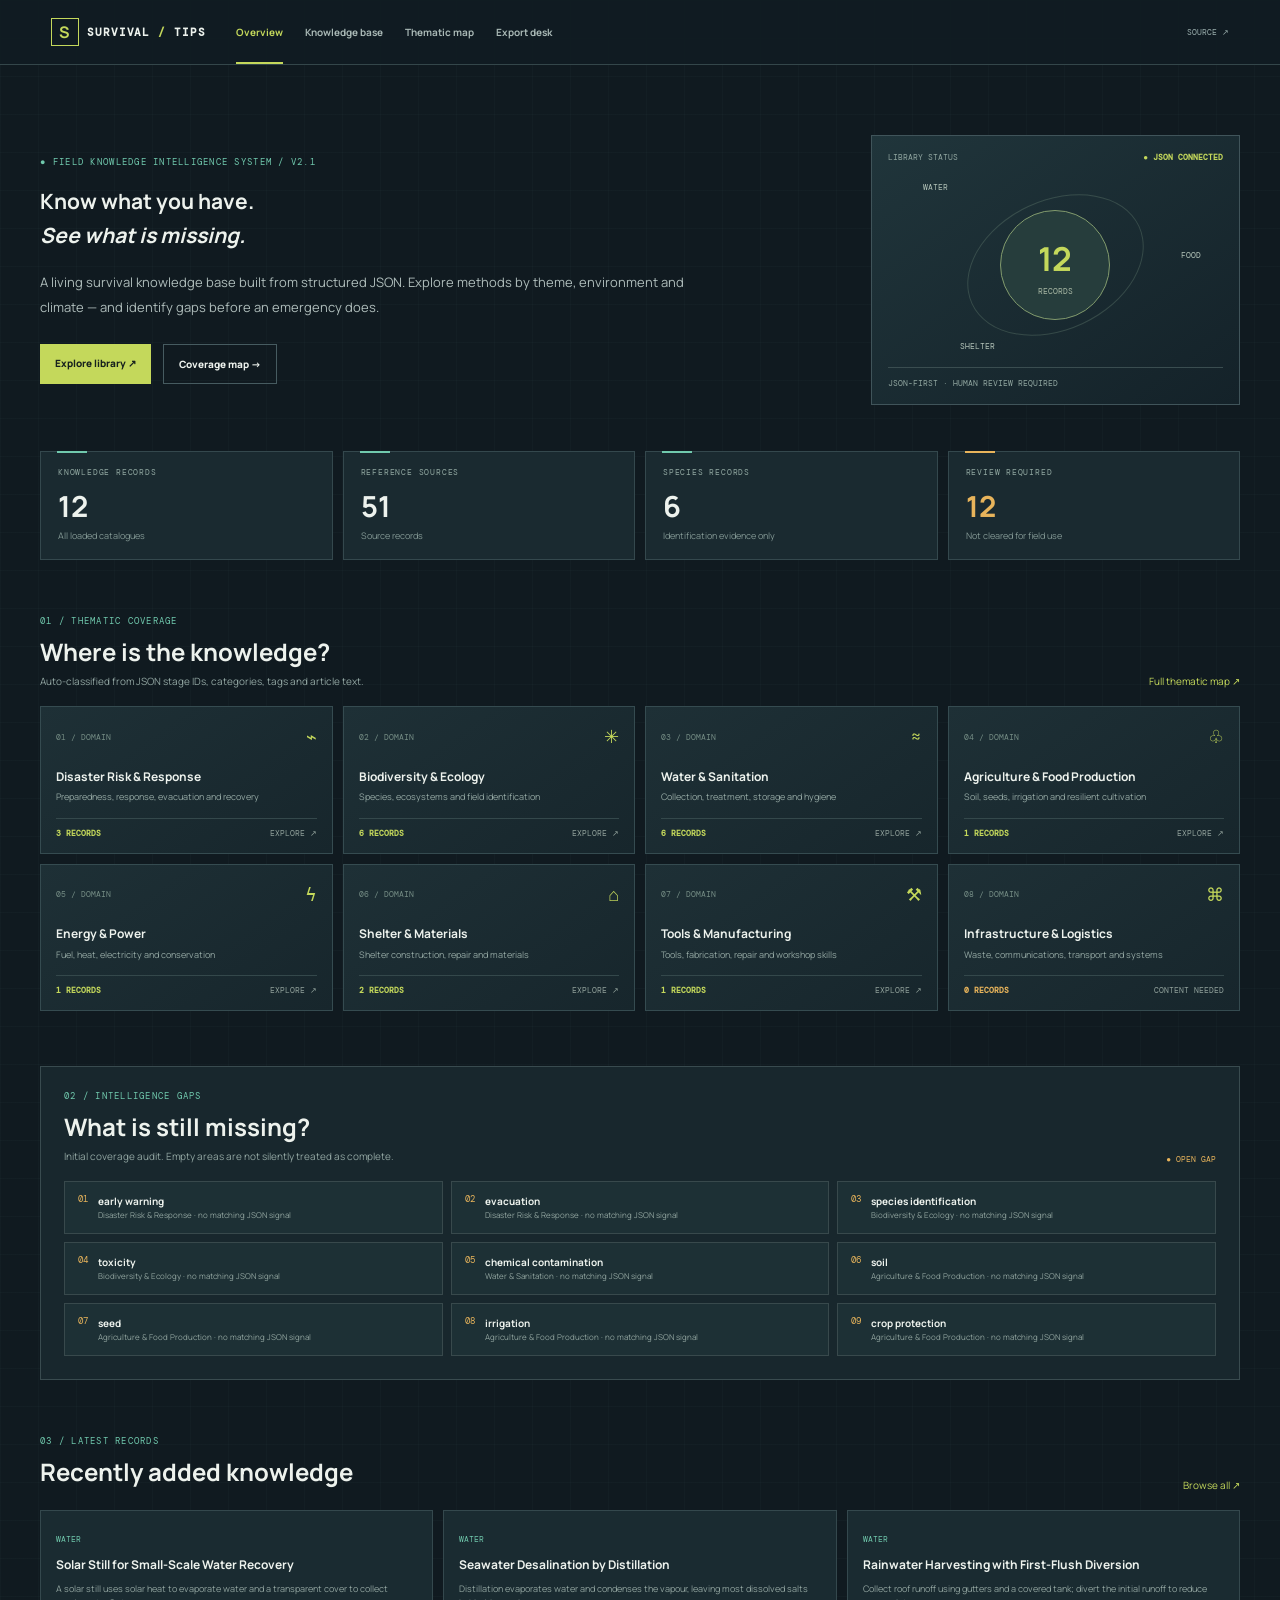
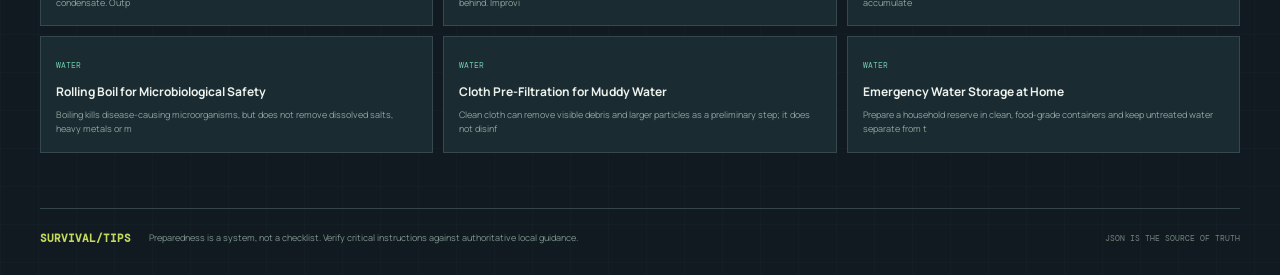
<file: index.html>
<!doctype html><html lang="en"><head><meta charset="utf-8"><meta name="viewport" content="width=device-width,initial-scale=1"><meta name="theme-color" content="#101a20"><title>Survival-TIPS | Field Intelligence</title><link rel="stylesheet" href="assets/css/site.css"></head><body class="atlas-body"><header class="atlas-nav"><a class="atlas-logo" href="index.html"><b class="logo-mark">S</b>SURVIVAL<span>/</span>TIPS</a><nav><a class="active" href="index.html">Overview</a><a href="data-explorer.html">Knowledge base</a><a href="dashboard.html">Thematic map</a><a href="pdf-library.html">Export desk</a></nav><a class="repo-link" href="https://github.com/AnggaConni/Survival-TIPS" target="_blank">SOURCE ↗</a></header><main class="atlas-main"><section class="hero-grid"><div><div class="eyebrow">● FIELD KNOWLEDGE INTELLIGENCE SYSTEM / V2.1</div><h1>Know what you have.<br><em>See what is missing.</em></h1><p class="hero-lead">A living survival knowledge base built from structured JSON. Explore methods by theme, environment and climate — and identify gaps before an emergency does.</p><div class="hero-actions"><a class="btn-primary" href="data-explorer.html">Explore library ↗</a><a class="btn-quiet" href="dashboard.html">Coverage map →</a></div></div><aside class="hero-aside"><div class="aside-top">LIBRARY STATUS <b id="system-status">● CONNECTING</b></div><div class="orbit"><div class="orbit-ring"></div><div class="orbit-core"><b id="hero-total">—</b><small>RECORDS</small></div><span>WATER</span><span>FOOD</span><span>SHELTER</span></div><div class="aside-foot">JSON-FIRST · HUMAN REVIEW REQUIRED</div></aside></section><section class="metrics-grid"><article class="metric-card"><small>KNOWLEDGE RECORDS</small><b id="metric-records">—</b><span>All loaded catalogues</span></article><article class="metric-card"><small>REFERENCE SOURCES</small><b id="metric-sources">—</b><span>Source records</span></article><article class="metric-card"><small>SPECIES RECORDS</small><b id="metric-species">—</b><span>Identification evidence only</span></article><article class="metric-card alert"><small>REVIEW REQUIRED</small><b id="metric-review">—</b><span>Not cleared for field use</span></article></section><section class="section-block"><div class="section-heading"><div><div class="eyebrow">01 / THEMATIC COVERAGE</div><h2>Where is the knowledge?</h2><p>Auto-classified from JSON stage IDs, categories, tags and article text.</p></div><a class="text-link" href="dashboard.html">Full thematic map ↗</a></div><div id="theme-grid" class="theme-grid"><div class="loading-panel">Reading JSON catalogues…</div></div></section><section class="gap-section"><div class="section-heading"><div><div class="eyebrow">02 / INTELLIGENCE GAPS</div><h2>What is still missing?</h2><p>Initial coverage audit. Empty areas are not silently treated as complete.</p></div><span class="gap-key">● OPEN GAP</span></div><div id="gap-overview" class="gap-overview"><div class="loading-panel">Calculating gaps…</div></div></section><section class="section-block"><div class="section-heading"><div><div class="eyebrow">03 / LATEST RECORDS</div><h2>Recently added knowledge</h2></div><a class="text-link" href="data-explorer.html">Browse all ↗</a></div><div id="recent-records" class="recent-grid"></div></section><footer class="atlas-footer"><b>SURVIVAL/TIPS</b><p>Preparedness is a system, not a checklist. Verify critical instructions against authoritative local guidance.</p><small>JSON IS THE SOURCE OF TRUTH</small></footer></main><script src="assets/js/app.js" defer></script></body></html>
</file>
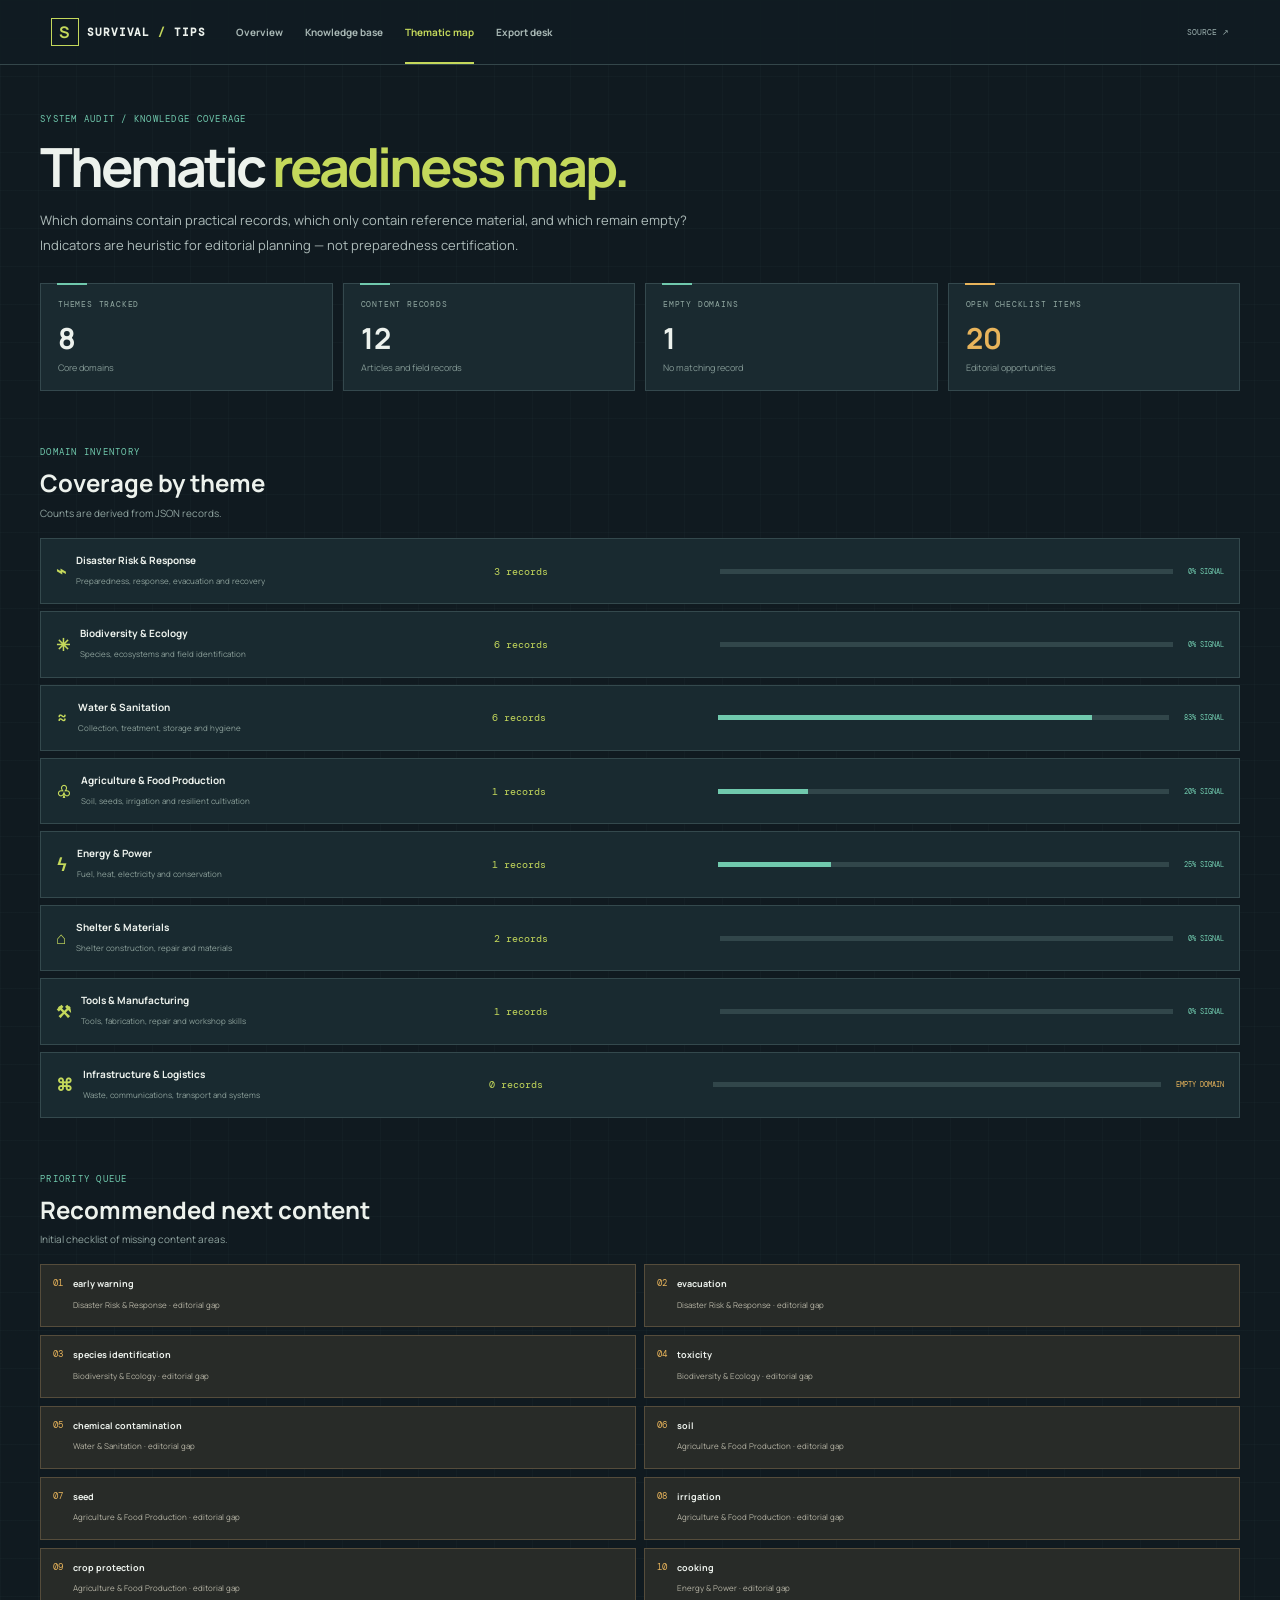
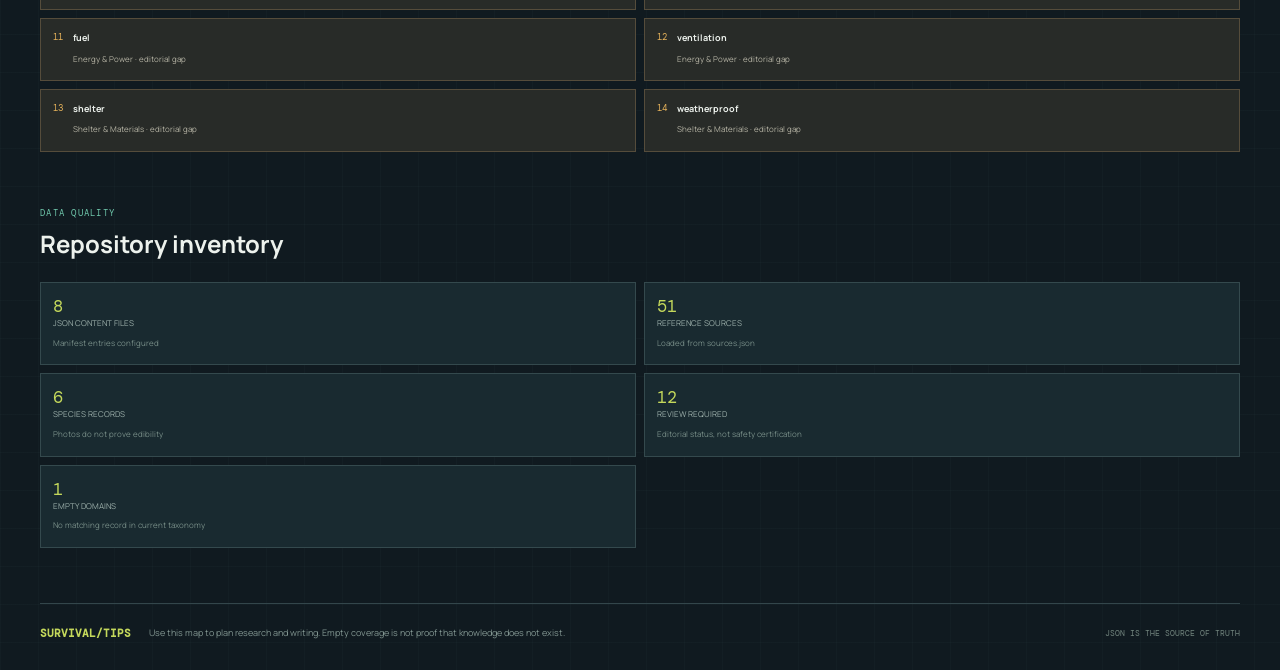
<file: dashboard.html>
<!doctype html><html lang="en"><head><meta charset="utf-8"><meta name="viewport" content="width=device-width,initial-scale=1"><meta name="theme-color" content="#101a20"><title>Thematic Map | Survival-TIPS</title><link rel="stylesheet" href="assets/css/site.css"></head><body class="atlas-body"><header class="atlas-nav"><a class="atlas-logo" href="index.html"><b class="logo-mark">S</b>SURVIVAL<span>/</span>TIPS</a><nav><a href="index.html">Overview</a><a href="data-explorer.html">Knowledge base</a><a class="active" href="dashboard.html">Thematic map</a><a href="pdf-library.html">Export desk</a></nav><a class="repo-link" href="https://github.com/AnggaConni/Survival-TIPS" target="_blank">SOURCE ↗</a></header><main class="atlas-main inner-main"><section class="page-intro"><div class="eyebrow">SYSTEM AUDIT / KNOWLEDGE COVERAGE</div><h1>Thematic <em>readiness map.</em></h1><p>Which domains contain practical records, which only contain reference material, and which remain empty? Indicators are heuristic for editorial planning — not preparedness certification.</p></section><section class="metrics-grid"><article class="metric-card"><small>THEMES TRACKED</small><b id="map-themes">8</b><span>Core domains</span></article><article class="metric-card"><small>CONTENT RECORDS</small><b id="map-records">—</b><span>Articles and field records</span></article><article class="metric-card"><small>EMPTY DOMAINS</small><b id="map-empty">—</b><span>No matching record</span></article><article class="metric-card alert"><small>OPEN CHECKLIST ITEMS</small><b id="map-gaps">—</b><span>Editorial opportunities</span></article></section><section class="section-block"><div class="section-heading"><div><div class="eyebrow">DOMAIN INVENTORY</div><h2>Coverage by theme</h2><p>Counts are derived from JSON records.</p></div></div><div id="coverage-table" class="coverage-list"></div></section><section class="section-block"><div class="section-heading"><div><div class="eyebrow">PRIORITY QUEUE</div><h2>Recommended next content</h2><p>Initial checklist of missing content areas.</p></div></div><div id="priority-gaps" class="priority-grid"></div></section><section class="section-block"><div class="section-heading"><div><div class="eyebrow">DATA QUALITY</div><h2>Repository inventory</h2></div></div><div id="data-audit" class="audit-grid"></div></section><footer class="atlas-footer"><b>SURVIVAL/TIPS</b><p>Use this map to plan research and writing. Empty coverage is not proof that knowledge does not exist.</p><small>JSON IS THE SOURCE OF TRUTH</small></footer></main><script src="assets/js/app.js" defer></script></body></html>
</file>
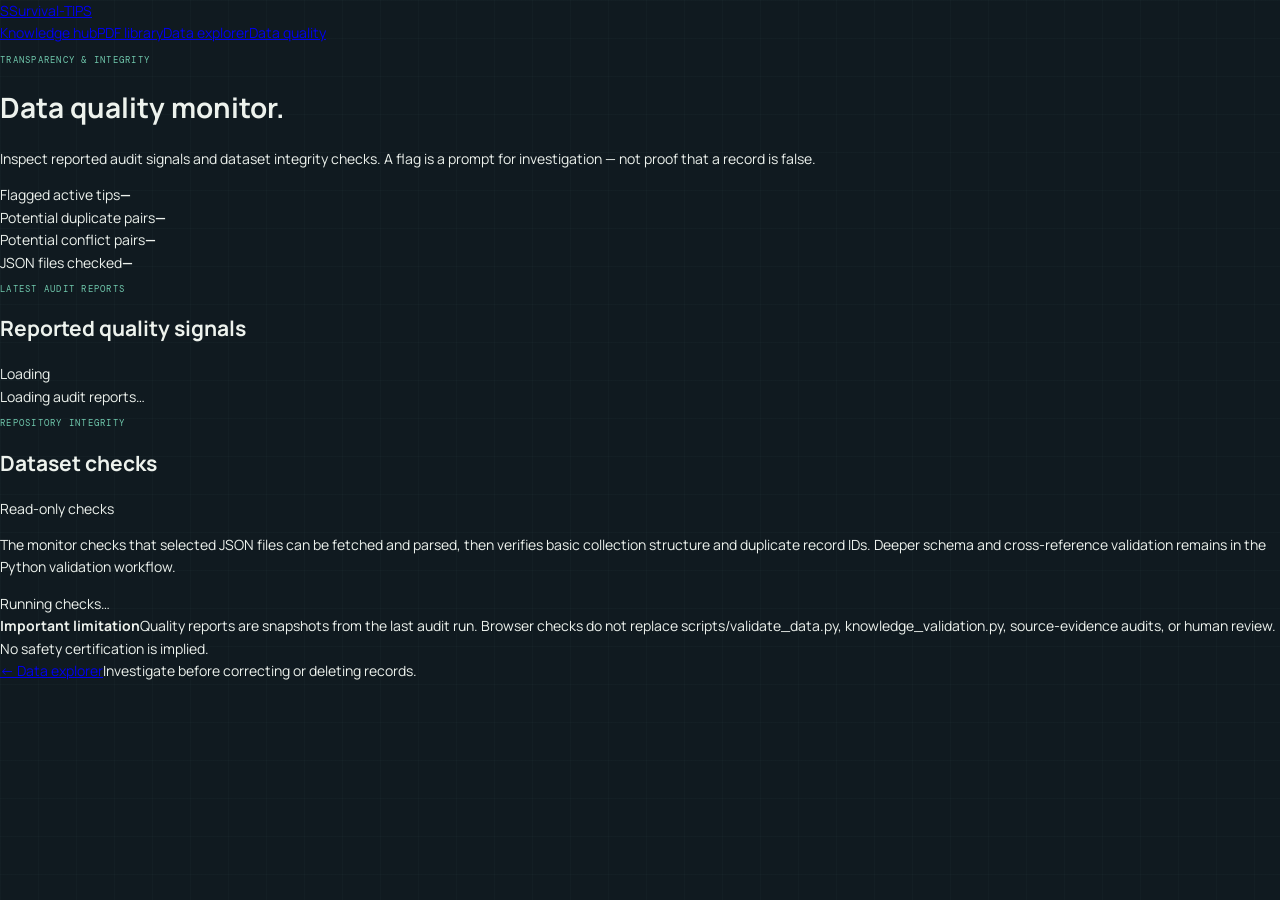
<file: data-quality.html>
<!doctype html>
<html lang="en"><head><meta charset="utf-8"><meta name="viewport" content="width=device-width, initial-scale=1"><title>Data Quality — Survival-TIPS</title><link rel="stylesheet" href="assets/css/site.css"></head><body><header class="topbar"><a class="brand" href="index.html"><span class="brand-mark">S</span><span>Survival<span class="brand-accent">-TIPS</span></span></a><nav><a href="dashboard.html">Knowledge hub</a><a href="pdf-library.html">PDF library</a><a href="data-explorer.html">Data explorer</a><a class="active" href="data-quality.html">Data quality</a></nav></header><main class="wrap page-main"><div class="page-heading"><p class="eyebrow">TRANSPARENCY & INTEGRITY</p><h1>Data quality monitor.</h1><p class="muted">Inspect reported audit signals and dataset integrity checks. A flag is a prompt for investigation — not proof that a record is false.</p></div><div class="quality-summary" id="quality-summary"><div class="stat-card"><span>Flagged active tips</span><b id="flagged-count">—</b></div><div class="stat-card"><span>Potential duplicate pairs</span><b id="duplicate-count">—</b></div><div class="stat-card"><span>Potential conflict pairs</span><b id="conflict-count">—</b></div><div class="stat-card"><span>JSON files checked</span><b id="json-count">—</b></div></div><section class="quality-section"><div class="section-head"><div><p class="eyebrow">LATEST AUDIT REPORTS</p><h2>Reported quality signals</h2></div><span class="status-pill" id="report-date">Loading</span></div><div id="quality-issues" class="issue-list"><div class="empty-state">Loading audit reports…</div></div></section><section class="quality-section"><div class="section-head"><div><p class="eyebrow">REPOSITORY INTEGRITY</p><h2>Dataset checks</h2></div><span class="status-pill">Read-only checks</span></div><p class="muted">The monitor checks that selected JSON files can be fetched and parsed, then verifies basic collection structure and duplicate record IDs. Deeper schema and cross-reference validation remains in the Python validation workflow.</p><div id="integrity-results" class="integrity-list"><div class="empty-state">Running checks…</div></div></section><div class="notice"><b>Important limitation</b><span>Quality reports are snapshots from the last audit run. Browser checks do not replace scripts/validate_data.py, knowledge_validation.py, source-evidence audits, or human review. No safety certification is implied.</span></div></main><footer class="footer wrap"><a href="data-explorer.html">← Data explorer</a><span>Investigate before correcting or deleting records.</span></footer><script src="assets/js/app.js" defer></script></body></html>
</file>
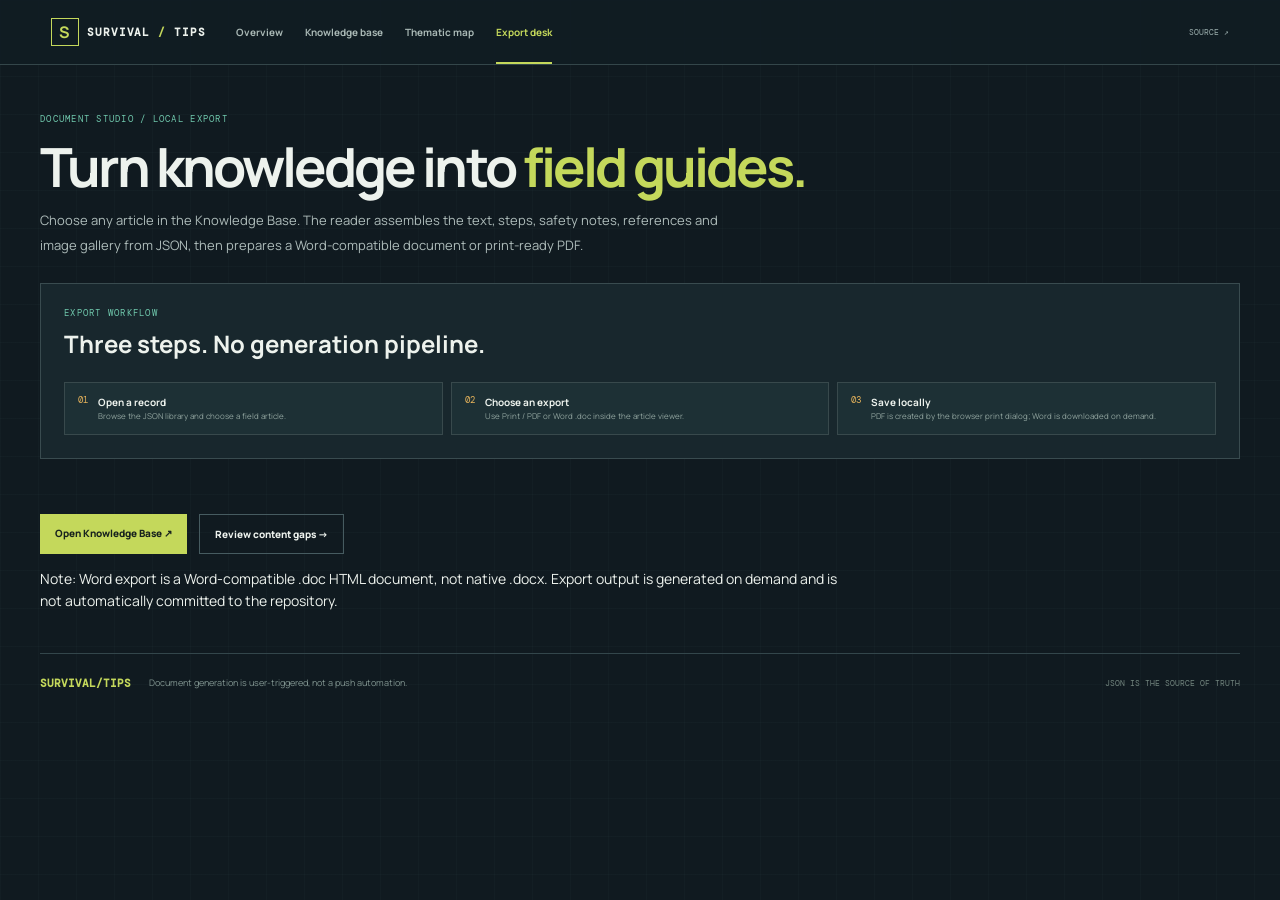
<file: pdf-library.html>
<!doctype html><html lang="en"><head><meta charset="utf-8"><meta name="viewport" content="width=device-width,initial-scale=1"><meta name="theme-color" content="#101a20"><title>Export Desk | Survival-TIPS</title><link rel="stylesheet" href="assets/css/site.css"></head><body class="atlas-body"><header class="atlas-nav"><a class="atlas-logo" href="index.html"><b class="logo-mark">S</b>SURVIVAL<span>/</span>TIPS</a><nav><a href="index.html">Overview</a><a href="data-explorer.html">Knowledge base</a><a href="dashboard.html">Thematic map</a><a class="active" href="pdf-library.html">Export desk</a></nav><a class="repo-link" href="https://github.com/AnggaConni/Survival-TIPS" target="_blank">SOURCE ↗</a></header><main class="atlas-main inner-main"><section class="page-intro"><div class="eyebrow">DOCUMENT STUDIO / LOCAL EXPORT</div><h1>Turn knowledge into <em>field guides.</em></h1><p>Choose any article in the Knowledge Base. The reader assembles the text, steps, safety notes, references and image gallery from JSON, then prepares a Word-compatible document or print-ready PDF.</p></section><section class="gap-section"><div class="section-heading"><div><div class="eyebrow">EXPORT WORKFLOW</div><h2>Three steps. No generation pipeline.</h2></div></div><div class="gap-overview"><div class="gap-item"><span class="gap-index">01</span><div><b>Open a record</b><small>Browse the JSON library and choose a field article.</small></div></div><div class="gap-item"><span class="gap-index">02</span><div><b>Choose an export</b><small>Use Print / PDF or Word .doc inside the article viewer.</small></div></div><div class="gap-item"><span class="gap-index">03</span><div><b>Save locally</b><small>PDF is created by the browser print dialog; Word is downloaded on demand.</small></div></div></div></section><div class="hero-actions"><a class="btn-primary" href="data-explorer.html">Open Knowledge Base ↗</a><a class="btn-quiet" href="dashboard.html">Review content gaps →</a></div><p class="page-intro">Note: Word export is a Word-compatible .doc HTML document, not native .docx. Export output is generated on demand and is not automatically committed to the repository.</p><footer class="atlas-footer"><b>SURVIVAL/TIPS</b><p>Document generation is user-triggered, not a push automation.</p><small>JSON IS THE SOURCE OF TRUTH</small></footer></main></body></html>
</file>
<file: assets/css/site.css>
@import url('https://fonts.googleapis.com/css2?family=DM+Mono:wght@400;500&family=Manrope:wght@400;500;600;700;800&display=swap');:root{--bg:#101a20;--text:#edf2ed;--lime:#c4d85b;--mint:#70c9ad;--amber:#e8b45b;--mono:'DM Mono',monospace;--sans:Manrope,Arial,sans-serif}*{box-sizing:border-box}body{margin:0;background:var(--bg);color:var(--text);font:14px/1.6 var(--sans);background-image:linear-gradient(#76999109 1px,transparent 1px),linear-gradient(90deg,#76999109 1px,transparent 1px);background-size:38px 38px}.atlas-nav{height:65px;padding:0 clamp(15px,4vw,60px);display:flex;align-items:center;gap:30px;border-bottom:1px solid #34464a;background:#111d23ed;position:sticky;top:0;z-index:5}.atlas-logo{display:flex;align-items:center;gap:8px;color:var(--text);text-decoration:none;font:700 11px var(--mono);letter-spacing:.08em;white-space:nowrap}.logo-mark{width:28px;height:28px;border:1px solid var(--lime);color:var(--lime);display:grid;place-items:center;font:700 16px var(--sans)}.atlas-logo>span:last-child{color:var(--lime)}.atlas-nav nav{display:flex;gap:22px;height:100%}.atlas-nav nav a{display:flex;align-items:center;color:#a9b8b5;text-decoration:none;font-size:10px;font-weight:700;position:relative}.atlas-nav nav a.active,.atlas-nav nav a:hover{color:var(--lime)}.atlas-nav nav a.active:after{content:"";position:absolute;bottom:0;left:0;right:0;height:2px;background:var(--lime)}.repo-link{margin-left:auto;color:#9baead;font:8px var(--mono);text-decoration:none}.atlas-main{max-width:1200px;width:calc(100% - 48px);margin:auto}.hero-grid{display:grid;grid-template-columns:1.5fr .7fr;gap:40px;padding:70px 0 38px;align-items:center}.eyebrow{font:9px var(--mono);letter-spacing:.14em;color:var(--mint)}.hero-copy h1,.page-intro h1{font-size:clamp(39px,5.3vw,66px);line-height:1.08;letter-spacing:-.055em;margin:20px 0}.hero-copy h1 em,.page-intro h1 em{font-style:normal;color:var(--lime)}.hero-lead,.page-intro p{max-width:680px;color:#aebcba;font-size:13px;line-height:1.9}.hero-actions{display:flex;gap:12px;margin-top:25px}.btn-primary,.btn-quiet{padding:11px 15px;text-decoration:none;font-size:10px;font-weight:800}.btn-primary{background:var(--lime);color:#18221e}.btn-quiet{border:1px solid #465b60;color:var(--text)}.hero-aside{padding:16px;border:1px solid #40545a;background:linear-gradient(145deg,#20353b,#142229);min-height:270px}.aside-top,.aside-foot{display:flex;justify-content:space-between;font:8px var(--mono);color:#91a6a0}.aside-top b{color:var(--lime)}.orbit{height:205px;display:grid;place-items:center;position:relative}.orbit-ring{position:absolute;width:185px;height:130px;border:1px solid #718a7955;border-radius:50%;transform:rotate(-25deg)}.orbit-core{width:110px;height:110px;border-radius:50%;background:#263d3c;border:1px solid #829b6d;display:flex;flex-direction:column;align-items:center;justify-content:center}.orbit-core b{font-size:33px;color:var(--lime)}.orbit-core small{font:8px var(--mono);color:#aab9a5}.orbit>span{position:absolute;font:8px var(--mono);color:#b4c4b9}.orbit>span:nth-last-child(3){top:20px;left:35px}.orbit>span:nth-last-child(2){right:22px;top:88px}.orbit>span:nth-last-child(1){bottom:16px;left:72px}.aside-foot{border-top:1px solid #3a4d50;padding-top:10px}.metrics-grid{display:grid;grid-template-columns:repeat(4,1fr);gap:10px;margin:8px 0 55px}.metric-card{padding:15px 17px;background:#1a2a30;border:1px solid #34484d;display:flex;flex-direction:column;min-height:105px;position:relative}.metric-card:before{content:"";position:absolute;top:-1px;left:16px;width:30px;height:2px;background:var(--mint)}.metric-card small{font:8px var(--mono);letter-spacing:.1em;color:#92a9a2}.metric-card b{font-size:29px;margin:6px 0 0}.metric-card span{font-size:9px;color:#839894}.metric-card.alert:before{background:var(--amber)}.metric-card.alert b{color:var(--amber)}.section-block{margin:0 0 55px}.section-heading{display:flex;justify-content:space-between;align-items:end;gap:20px;margin-bottom:17px}.section-heading h2{font-size:24px;margin:6px 0 2px}.section-heading p{font-size:10px;color:#91a5a1;margin:0}.text-link{color:var(--lime);font-size:10px;text-decoration:none}.theme-grid{display:grid;grid-template-columns:repeat(4,1fr);gap:10px}.theme-card{min-height:145px;padding:15px;background:linear-gradient(145deg,#1e3036,#17262c);border:1px solid #354b50;text-decoration:none;color:var(--text)}.theme-card:hover{transform:translateY(-2px);border-color:#82975a}.theme-top,.theme-bottom{display:flex;justify-content:space-between;align-items:center}.theme-num{font:8px var(--mono);color:#758d85}.theme-icon{font-size:18px;color:var(--lime)}.theme-card h3{font-size:12px;margin:16px 0 4px}.theme-card p{font-size:9px;color:#94a8a3;margin:0}.theme-bottom{border-top:1px solid #34484b;padding-top:9px;margin-top:13px;font:8px var(--mono);color:#91a19b}.theme-bottom b{color:var(--lime)}.theme-card.empty .theme-bottom b,.gap-key{color:var(--amber)}.gap-section{padding:23px;background:#18272d;border:1px solid #394b4f;margin-bottom:55px}.gap-key{font:8px var(--mono)}.gap-overview{display:grid;grid-template-columns:repeat(3,1fr);gap:8px}.gap-item{padding:11px 13px;border:1px solid #38494c;background:#1d3035;display:flex;gap:10px}.gap-index{font:9px var(--mono);color:var(--amber)}.gap-item b{font-size:10px;display:block}.gap-item small{display:block;color:#91a49f;font-size:8px}.recent-grid{display:grid;grid-template-columns:repeat(3,1fr);gap:10px}.recent-card{padding:15px;border:1px solid #34484d;background:#1a2b31;color:var(--text);text-decoration:none}.recent-card small{font:8px var(--mono);color:var(--mint)}.recent-card h3{font-size:12px;margin:7px 0}.recent-card p{font-size:9px;color:#91a49f;margin:0}.atlas-footer{border-top:1px solid #33464b;padding:22px 0 30px;display:flex;align-items:center;gap:18px;margin-top:40px}.atlas-footer>b{font:700 11px var(--mono);color:var(--lime)}.atlas-footer p{font-size:9px;color:#819590;margin:0}.atlas-footer small{margin-left:auto;font:8px var(--mono);color:#72857e}.inner-main{padding-top:48px}.page-intro{max-width:800px;margin-bottom:25px}.page-intro h1{font-size:clamp(38px,4.5vw,54px);margin:12px 0}.filter-console{border:1px solid #3b5055;background:#18282e;padding:16px;margin:20px 0 14px}.filter-top{display:flex;justify-content:space-between;font:9px var(--mono);color:var(--mint);margin-bottom:13px}.theme-filter-row{display:flex;flex-wrap:wrap;gap:6px;padding-bottom:13px;border-bottom:1px solid #34494e}.theme-pill{border:1px solid #42575b;background:#1b3036;color:#b2c2bd;padding:7px 9px;font:8px var(--mono);cursor:pointer}.theme-pill.active,.theme-pill:hover{background:var(--lime);color:#18221e;border-color:var(--lime)}.filter-fields{display:grid;grid-template-columns:2fr repeat(4,1fr);gap:8px;padding-top:13px}.filter-fields label{display:flex;flex-direction:column;gap:5px;font:8px var(--mono);color:#8fa49e}.filter-fields input,.filter-fields select{height:35px;min-width:0;border:1px solid #3d5358;background:#122127;color:#eaf0e9;padding:0 8px;font:9px var(--sans)}.search-field{grid-column:auto}.active-filter-note{font:8px var(--mono);color:#81958e;margin:14px 0}.record-grid{display:grid;grid-template-columns:repeat(3,1fr);gap:11px;min-height:160px}.record-card{border:1px solid #34494e;background:#1a2b31;display:flex;flex-direction:column;cursor:pointer}.record-card:hover{border-color:#8ca55c;transform:translateY(-2px)}.record-image{width:100%;height:150px;object-fit:cover;background:#24373b}.record-content{padding:13px;display:flex;flex-direction:column;flex:1}.record-kicker{display:flex;gap:5px;flex-wrap:wrap}.record-chip{font:7px var(--mono);padding:3px 5px;border:1px solid #465b59;color:#9eb9ad}.record-chip.review{border-color:#806844;color:var(--amber)}.record-chip.approved{border-color:#54785f;color:var(--mint)}.record-card h3{font-size:13px;line-height:1.35;margin:10px 0 5px}.record-card p{font-size:9px;color:#9baea8;margin:0 0 10px}.record-meta{margin-top:auto;display:flex;justify-content:space-between;padding-top:9px;border-top:1px solid #34494d;font:7px var(--mono);color:#83968f}.loading-panel,.empty-panel{grid-column:1/-1;border:1px dashed #43585a;padding:28px;text-align:center;color:#91a39d;font:9px var(--mono)}.coverage-list{display:flex;flex-direction:column;gap:7px}.coverage-row{display:grid;grid-template-columns:1.4fr .7fr 1.5fr auto;gap:15px;align-items:center;padding:13px 15px;border:1px solid #34494d;background:#192a30}.coverage-title{display:flex;gap:10px;align-items:center}.coverage-title>b{font-size:17px;color:var(--lime)}.coverage-title strong{font-size:10px;display:block}.coverage-title small{font-size:8px;color:#8da19b}.coverage-count{font:10px var(--mono);color:var(--lime)}.coverage-bar{height:5px;background:#31464a}.coverage-bar i{height:100%;display:block;background:var(--mint)}.coverage-status{font:7px var(--mono);color:var(--amber);white-space:nowrap}.coverage-status.has-data{color:var(--mint)}.priority-grid,.audit-grid{display:grid;grid-template-columns:repeat(2,1fr);gap:8px}.priority-card,.audit-card{border:1px solid #554c3b;background:#282b28;padding:12px;display:flex;gap:10px}.priority-n{font:9px var(--mono);color:var(--amber)}.priority-card b{font-size:9px;display:block}.priority-card small,.audit-card span{font-size:8px;color:#b5b3a4}.audit-card{display:block;border-color:#34494d;background:#192a30}.audit-card b{font:17px var(--mono);color:var(--lime);display:block}.audit-card span{display:block;color:#9cafaa}.audit-card small{font-size:8px;color:#778d87}.article-dialog{width:min(850px,calc(100% - 24px));max-height:90vh;padding:0;border:1px solid #536b6a;background:#17272d;color:var(--text)}.article-dialog::backdrop{background:#050b0dcc;backdrop-filter:blur(4px)}.dialog-head{display:flex;justify-content:space-between;padding:11px 17px;background:#22363c;border-bottom:1px solid #455a5c;font:8px var(--mono);color:var(--mint)}.dialog-head button{background:transparent;color:white;border:1px solid #526568;font-size:18px}.dialog-content{padding:22px;overflow:auto;max-height:calc(90vh - 45px)}.dialog-content h1{font-size:26px}.dialog-content h2{font-size:14px;margin:22px 0 6px;color:var(--lime)}.dialog-content p,.dialog-content li{font-size:10px;line-height:1.8;color:#c0cbc4}.dialog-gallery{display:grid;grid-template-columns:repeat(3,1fr);gap:8px;margin:16px 0}.dialog-gallery img{width:100%;height:140px;object-fit:cover;background:#263b40}.dialog-gallery figcaption{font-size:8px;color:#8fa39b}.dialog-actions{display:flex;gap:7px}.dialog-actions button{padding:8px 10px;border:1px solid #657b72;background:#253b3d;color:white;font:8px var(--mono);cursor:pointer}.dialog-actions .primary{background:var(--lime);color:#18221e}.source-link{display:block;color:var(--mint);font-size:9px;margin:5px 0}.safety-callout{padding:11px;border-left:3px solid var(--amber);background:#352f24;color:#e9c98c;font-size:9px;margin-top:18px}@media(max-width:900px){.hero-grid{grid-template-columns:1fr .7fr}.theme-grid{grid-template-columns:repeat(2,1fr)}.filter-fields{grid-template-columns:repeat(2,1fr)}.search-field{grid-column:1/-1}.record-grid{grid-template-columns:repeat(2,1fr)}.gap-overview{grid-template-columns:repeat(2,1fr)}}@media(max-width:620px){.atlas-nav{height:auto;min-height:58px;flex-wrap:wrap;padding:9px 14px;gap:8px}.atlas-nav nav{order:3;width:100%;height:28px;gap:16px;overflow:auto}.repo-link{font-size:7px}.atlas-main{width:calc(100% - 28px)}.hero-grid{grid-template-columns:1fr;padding:40px 0 25px}.hero-copy h1{font-size:43px}.metrics-grid{grid-template-columns:repeat(2,1fr);margin-bottom:40px}.gap-overview,.recent-grid,.record-grid{grid-template-columns:1fr}.section-heading{align-items:flex-start;flex-direction:column}.filter-fields{grid-template-columns:1fr 1fr}.search-field{grid-column:1/-1}.coverage-row{grid-template-columns:1fr auto}.coverage-bar{grid-column:1/-1;grid-row:2}.priority-grid,.audit-grid{grid-template-columns:1fr}.atlas-footer{align-items:flex-start;flex-direction:column;gap:9px}.atlas-footer small{margin-left:0}.dialog-gallery{grid-template-columns:repeat(2,1fr)}}
</file>
